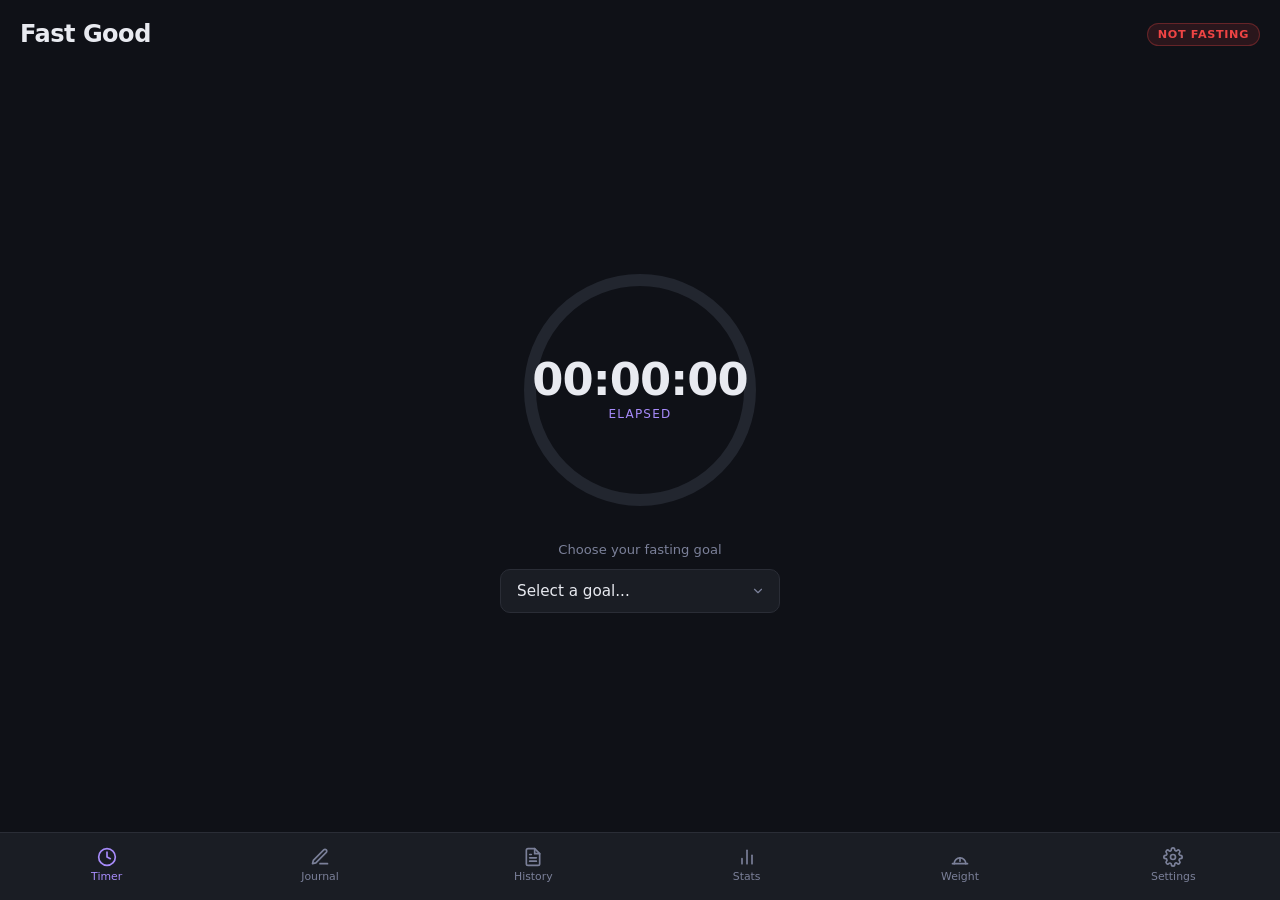
<file: index.html>
<!DOCTYPE html>
<html lang="en">
<head>
  <meta charset="UTF-8">
  <meta name="viewport" content="width=device-width, initial-scale=1.0, viewport-fit=cover">
  <meta name="theme-color" content="#0f1117">
  <meta name="apple-mobile-web-app-capable" content="yes">
  <meta name="apple-mobile-web-app-status-bar-style" content="black-translucent">
  <meta name="apple-mobile-web-app-title" content="Fast Good">
  <link rel="icon" href="icon.svg" type="image/svg+xml">
  <link rel="apple-touch-icon" href="icon.svg">
  <link rel="manifest" href="manifest.json">
  <title>Fast Good</title>
  <link rel="stylesheet" href="app.css">
</head>
<body>
  <div id="app">

    <!-- Timer View -->
    <div id="view-timer" class="view active">
      <header class="view-header">
        <h1>Fast Good</h1>
        <span id="fast-status" class="status-badge">Not fasting</span>
      </header>
      <main class="timer-main">
        <div class="ring-container">
          <svg class="ring" viewBox="0 0 260 260" aria-hidden="true">
            <circle class="ring-track" cx="130" cy="130" r="110"/>
            <circle id="ring-progress" class="ring-progress" cx="130" cy="130" r="110"
                    transform="rotate(-90 130 130)"/>
          </svg>
          <div class="ring-center">
            <div id="elapsed-time" class="elapsed-time">00:00:00</div>
            <div class="time-label">elapsed</div>
          </div>
        </div>

        <div id="goal-info" class="goal-info hidden">
          <button id="goal-label" class="goal-pill" title="Tap to change goal">Goal: 16h &#9998;</button>
          <span id="time-remaining"></span>
        </div>

        <div id="goal-select" class="goal-select hidden">
          <p class="goal-select-prompt">Choose your fasting goal</p>
          <select id="goal-select-dropdown" class="goal-dropdown">
            <option value="" disabled selected>Select a goal...</option>
            <option value="12">12 hours</option>
            <option value="14">14 hours</option>
            <option value="16">16 hours</option>
            <option value="18">18 hours</option>
            <option value="20">20 hours</option>
            <option value="24">1 day (24h)</option>
            <option value="36">36 hours</option>
            <option value="48">2 days (48h)</option>
            <option value="72">3 days (72h)</option>
            <option value="96">4 days (96h)</option>
            <option value="120">5 days (120h)</option>
            <option value="custom">Custom...</option>
          </select>
          <div id="goal-select-custom-row" class="custom-goal hidden">
            <label for="goal-select-custom">Hours</label>
            <input type="number" id="goal-select-custom" min="1" max="240" placeholder="hours">
            <button id="goal-select-btn" class="preset-btn">Set</button>
          </div>
        </div>

        <button id="fast-toggle" class="fast-btn">Start Fast</button>
        <button id="backdate-btn" class="backdate-link">Started earlier?</button>

        <div id="fast-since" class="fast-since hidden"></div>
      </main>
    </div>

    <!-- Journal View -->
    <div id="view-journal" class="view">
      <header class="view-header">
        <h1>Journal</h1>
      </header>
      <main class="journal-main">
        <div class="note-composer">
          <textarea id="note-input" placeholder="Write a note… (Ctrl+Enter to save)" rows="3"></textarea>
          <button id="note-add-btn" class="note-add-btn">Add Note</button>
        </div>
        <div id="notes-list" class="notes-list"></div>
        <div id="notes-empty" class="empty-state hidden">
          <p>No notes yet.</p>
        </div>
      </main>
    </div>

    <!-- History View -->
    <div id="view-history" class="view">
      <header class="view-header">
        <h1>History</h1>
      </header>
      <main class="history-main">
        <div id="history-list" class="history-list"></div>
        <div id="history-empty" class="empty-state hidden">
          <p>No fasts recorded yet.</p>
        </div>
      </main>
    </div>

    <!-- Stats View -->
    <div id="view-stats" class="view">
      <header class="view-header">
        <h1>Stats</h1>
      </header>
      <main class="stats-main">
        <div id="stats-grid" class="stats-grid"></div>
        <div id="stats-empty" class="empty-state hidden">
          <p>Complete a fast to see stats.</p>
        </div>
      </main>
    </div>

    <!-- Weight View -->
    <div id="view-weight" class="view">
      <header class="view-header">
        <h1>Weight</h1>
        <div class="unit-toggle">
          <button class="unit-btn" data-unit="lbs">lbs</button>
          <button class="unit-btn" data-unit="kg">kg</button>
        </div>
      </header>
      <main class="weight-main">
        <div id="weight-summary"></div>
        <div class="weight-log-form">
          <input type="number" id="weight-input" step="0.1" min="0" max="999" placeholder="Weight">
          <input type="date" id="weight-date" class="weight-date-input">
          <button id="weight-log-btn" class="weight-log-btn">Log</button>
        </div>
        <div id="weight-list" class="weight-list"></div>
        <div id="weight-empty" class="empty-state hidden">
          <p>No weight entries yet.</p>
        </div>
      </main>
    </div>

    <!-- Settings View -->
    <div id="view-settings" class="view">
      <header class="view-header">
        <h1>Settings</h1>
      </header>
      <main class="settings-main">
        <section class="settings-section">
          <h2>Default Goal (new fasts)</h2>
          <div id="goal-presets" class="goal-presets"></div>
          <div class="custom-goal">
            <label for="custom-hours">Custom</label>
            <input type="number" id="custom-hours" min="1" max="240" placeholder="hours">
            <button id="custom-goal-btn" class="preset-btn">Set</button>
          </div>
        </section>

        <section class="settings-section">
          <h2>Data</h2>
          <button id="export-btn" class="settings-btn">Export data as JSON</button>
          <button id="import-btn" class="settings-btn">Import from JSON</button>
          <input type="file" id="import-file" accept=".json" class="hidden">
        </section>

        <section class="settings-section">
          <h2 class="danger-heading">Danger Zone</h2>
          <button id="clear-btn" class="settings-btn danger">Clear all data</button>
        </section>
      </main>
    </div>

  </div>

  <!-- Bottom Nav -->
  <nav class="bottom-nav">
    <button class="nav-btn active" data-view="timer" aria-label="Timer">
      <svg viewBox="0 0 24 24" fill="none" stroke="currentColor" stroke-width="2" stroke-linecap="round" stroke-linejoin="round">
        <circle cx="12" cy="12" r="10"/>
        <polyline points="12 6 12 12 16 14"/>
      </svg>
      <span>Timer</span>
    </button>
    <button class="nav-btn" data-view="journal" aria-label="Journal">
      <svg viewBox="0 0 24 24" fill="none" stroke="currentColor" stroke-width="2" stroke-linecap="round" stroke-linejoin="round">
        <path d="M12 20h9"/>
        <path d="M16.5 3.5a2.121 2.121 0 0 1 3 3L7 19l-4 1 1-4L16.5 3.5z"/>
      </svg>
      <span>Journal</span>
    </button>
    <button class="nav-btn" data-view="history" aria-label="History">
      <svg viewBox="0 0 24 24" fill="none" stroke="currentColor" stroke-width="2" stroke-linecap="round" stroke-linejoin="round">
        <path d="M14 2H6a2 2 0 0 0-2 2v16a2 2 0 0 0 2 2h12a2 2 0 0 0 2-2V8z"/>
        <polyline points="14 2 14 8 20 8"/>
        <line x1="16" y1="13" x2="8" y2="13"/>
        <line x1="16" y1="17" x2="8" y2="17"/>
        <line x1="10" y1="9" x2="8" y2="9"/>
      </svg>
      <span>History</span>
    </button>
    <button class="nav-btn" data-view="stats" aria-label="Stats">
      <svg viewBox="0 0 24 24" fill="none" stroke="currentColor" stroke-width="2" stroke-linecap="round" stroke-linejoin="round">
        <line x1="18" y1="20" x2="18" y2="10"/>
        <line x1="12" y1="20" x2="12" y2="4"/>
        <line x1="6" y1="20" x2="6" y2="14"/>
      </svg>
      <span>Stats</span>
    </button>
    <button class="nav-btn" data-view="weight" aria-label="Weight">
      <svg viewBox="0 0 24 24" fill="none" stroke="currentColor" stroke-width="2" stroke-linecap="round" stroke-linejoin="round">
        <path d="M3 20h18"/>
        <path d="M5 20a7 7 0 0 1 14 0"/>
        <path d="M12 13v4"/>
      </svg>
      <span>Weight</span>
    </button>
    <button class="nav-btn" data-view="settings" aria-label="Settings">
      <svg viewBox="0 0 24 24" fill="none" stroke="currentColor" stroke-width="2" stroke-linecap="round" stroke-linejoin="round">
        <circle cx="12" cy="12" r="3"/>
        <path d="M19.4 15a1.65 1.65 0 0 0 .33 1.82l.06.06a2 2 0 0 1-2.83 2.83l-.06-.06a1.65 1.65 0 0 0-1.82-.33 1.65 1.65 0 0 0-1 1.51V21a2 2 0 0 1-4 0v-.09A1.65 1.65 0 0 0 9 19.4a1.65 1.65 0 0 0-1.82.33l-.06.06a2 2 0 0 1-2.83-2.83l.06-.06A1.65 1.65 0 0 0 4.68 15a1.65 1.65 0 0 0-1.51-1H3a2 2 0 0 1 0-4h.09A1.65 1.65 0 0 0 4.6 9a1.65 1.65 0 0 0-.33-1.82l-.06-.06a2 2 0 0 1 2.83-2.83l.06.06A1.65 1.65 0 0 0 9 4.68a1.65 1.65 0 0 0 1-1.51V3a2 2 0 0 1 4 0v.09a1.65 1.65 0 0 0 1 1.51 1.65 1.65 0 0 0 1.82-.33l.06-.06a2 2 0 0 1 2.83 2.83l-.06.06A1.65 1.65 0 0 0 19.4 9a1.65 1.65 0 0 0 1.51 1H21a2 2 0 0 1 0 4h-.09a1.65 1.65 0 0 0-1.51 1z"/>
      </svg>
      <span>Settings</span>
    </button>
  </nav>

  <!-- Change Goal Modal -->
  <div id="modal-goal" class="modal-overlay hidden">
    <div class="modal">
      <h2>Change goal</h2>
      <p>Updates the target for your current fast.</p>
      <div id="goal-modal-presets" class="goal-presets"></div>
      <div class="custom-goal" style="margin-top:4px">
        <label for="goal-modal-custom">Custom</label>
        <input type="number" id="goal-modal-custom" min="1" max="240" placeholder="hours">
        <button id="goal-modal-set" class="preset-btn">Set</button>
      </div>
      <div class="modal-actions" style="margin-top:20px">
        <button id="goal-modal-cancel" class="modal-btn secondary">Cancel</button>
      </div>
    </div>
  </div>

  <!-- Backdate Modal -->
  <div id="modal-backdate" class="modal-overlay hidden">
    <div class="modal">
      <h2>When did you start?</h2>
      <p>Set the time your fast actually began.</p>
      <input type="datetime-local" id="backdate-input" class="datetime-input">
      <div class="modal-actions" style="margin-top:20px">
        <button id="backdate-cancel" class="modal-btn secondary">Cancel</button>
        <button id="backdate-confirm" class="modal-btn primary">Start Fast</button>
      </div>
    </div>
  </div>

  <!-- Edit Fast Modal -->
  <div id="modal-edit-fast" class="modal-overlay hidden">
    <div class="modal">
      <h2>Edit fast</h2>
      <div class="edit-fast-fields">
        <label for="edit-start">Started</label>
        <input type="datetime-local" id="edit-start" class="datetime-input">
        <label for="edit-end">Ended</label>
        <input type="datetime-local" id="edit-end" class="datetime-input">
        <label for="edit-goal">Goal</label>
        <select id="edit-goal" class="goal-dropdown">
          <option value="12">12 hours</option>
          <option value="14">14 hours</option>
          <option value="16">16 hours</option>
          <option value="18">18 hours</option>
          <option value="20">20 hours</option>
          <option value="24">1 day (24h)</option>
          <option value="36">36 hours</option>
          <option value="48">2 days (48h)</option>
          <option value="72">3 days (72h)</option>
          <option value="96">4 days (96h)</option>
          <option value="120">5 days (120h)</option>
          <option value="custom">Custom...</option>
        </select>
        <div id="edit-goal-custom-row" class="hidden">
          <input type="number" id="edit-goal-custom" class="datetime-input" min="1" max="240" placeholder="Custom hours">
        </div>
      </div>
      <div class="modal-actions" style="margin-top:20px">
        <button id="edit-fast-cancel" class="modal-btn secondary">Cancel</button>
        <button id="edit-fast-confirm" class="modal-btn primary">Save</button>
      </div>
    </div>
  </div>

  <!-- End Fast Modal -->
  <div id="modal-overlay" class="modal-overlay hidden">
    <div class="modal">
      <h2>End fast?</h2>
      <p id="modal-body"></p>
      <div class="modal-actions">
        <button id="modal-cancel" class="modal-btn secondary">Cancel</button>
        <button id="modal-confirm" class="modal-btn primary">End Fast</button>
      </div>
    </div>
  </div>

  <script src="app.js"></script>
</body>
</html>
</file>
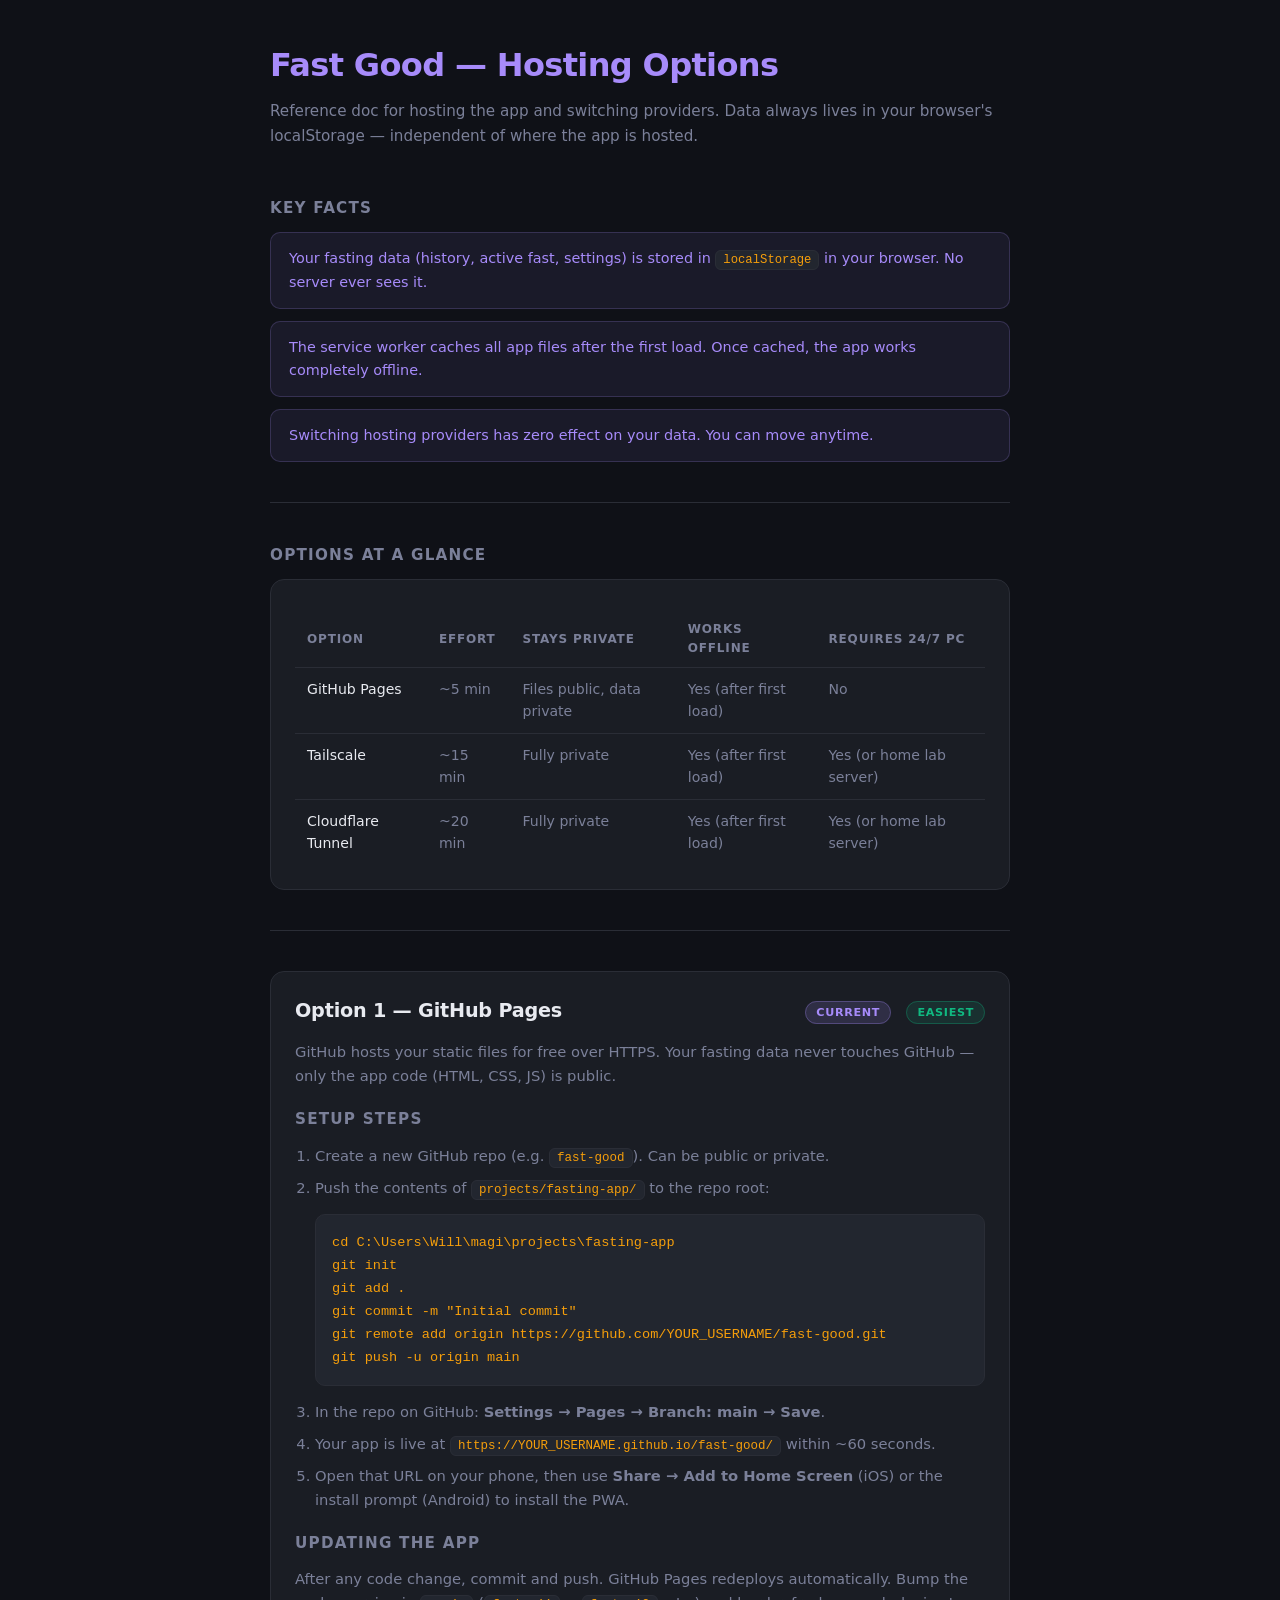
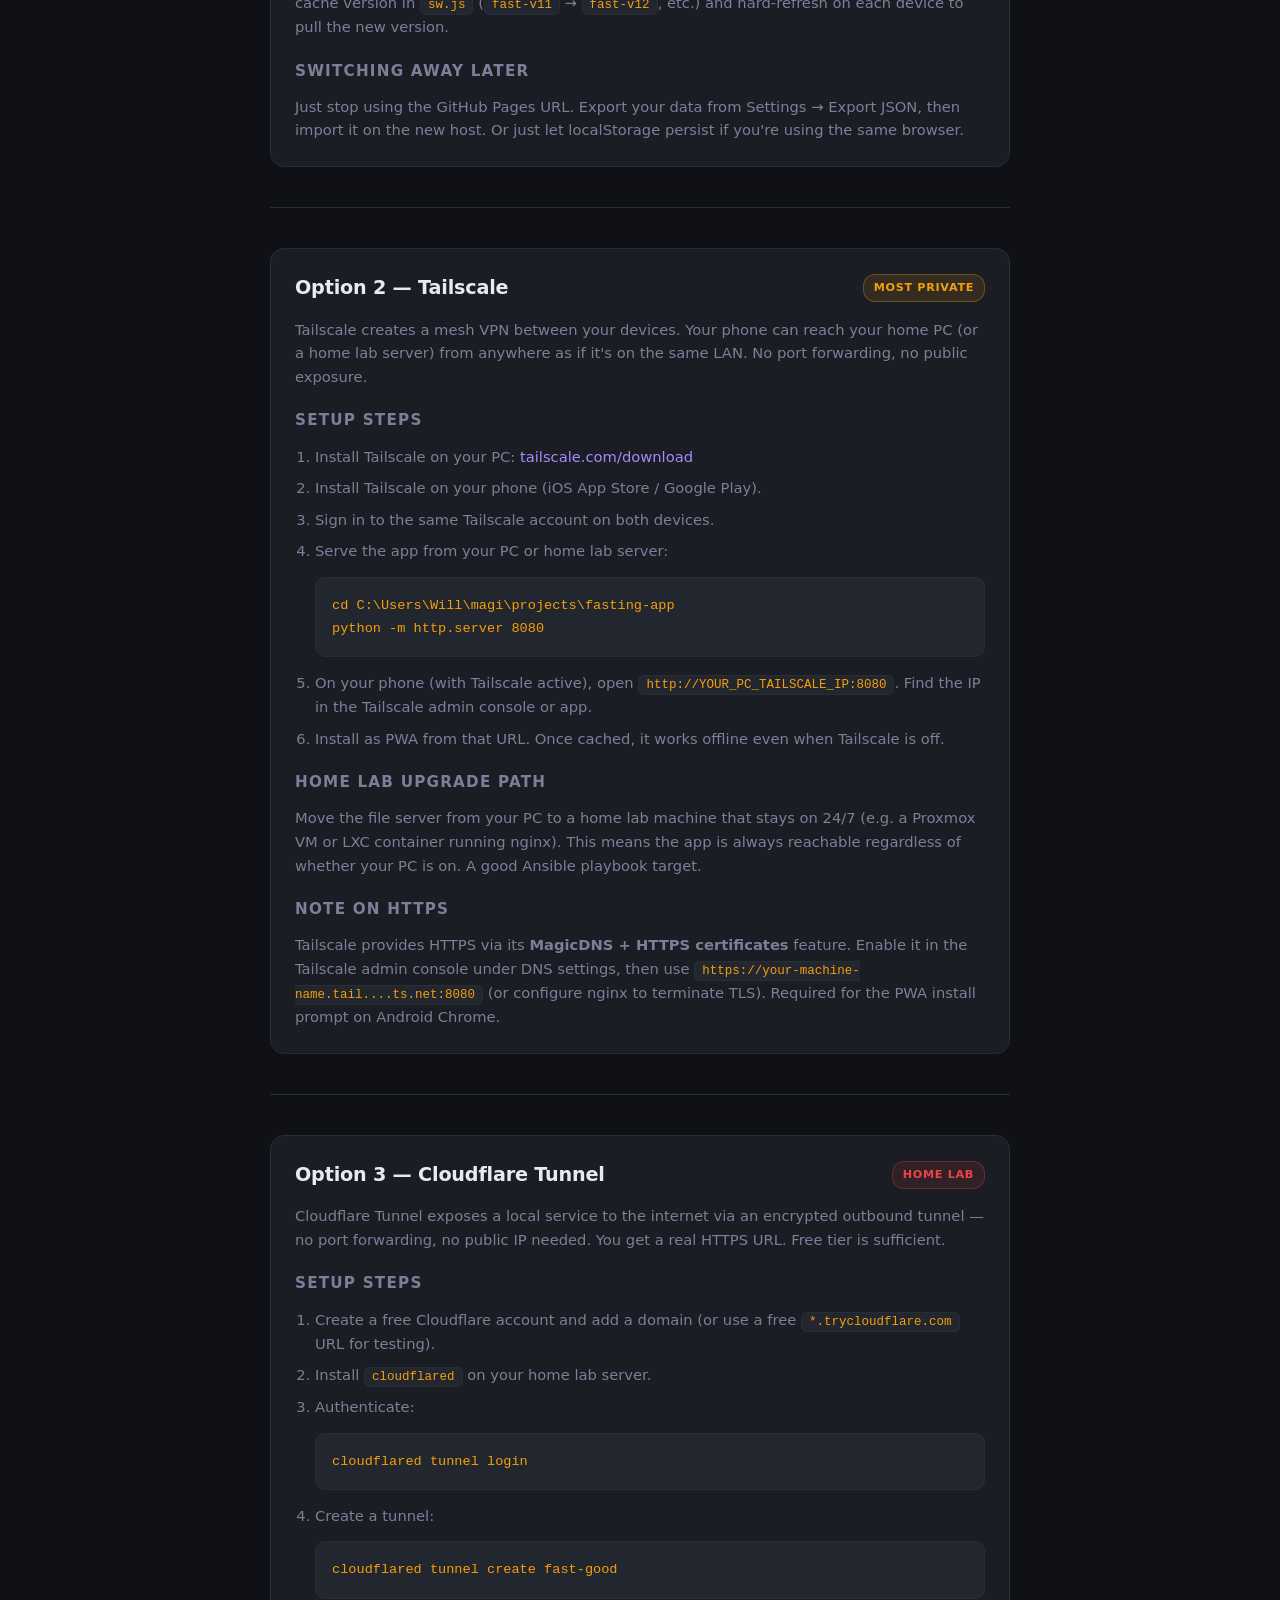
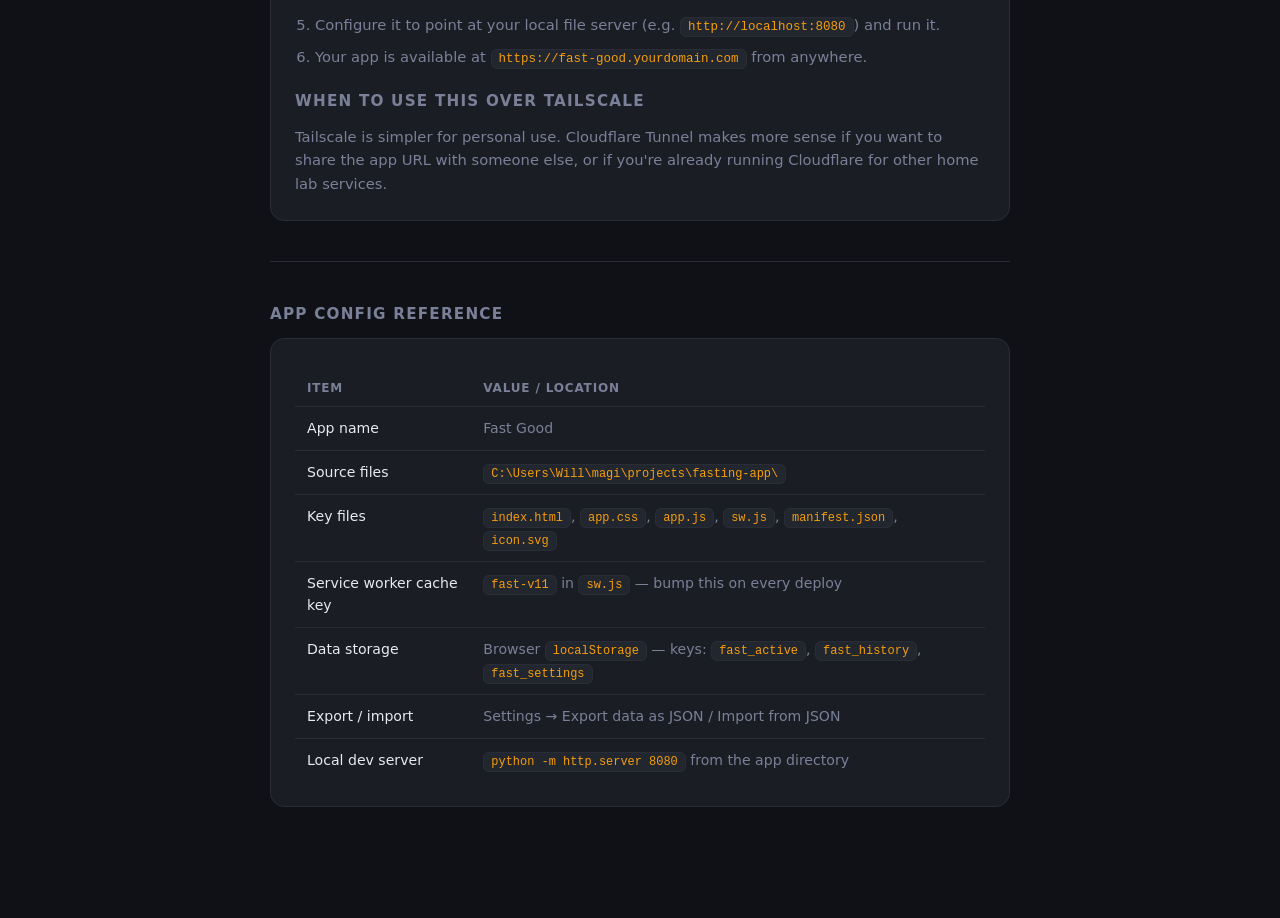
<file: hosting-options.html>
<!DOCTYPE html>
<html lang="en">
<head>
  <meta charset="UTF-8">
  <meta name="viewport" content="width=device-width, initial-scale=1.0">
  <title>Fast Good — Hosting Options</title>
  <style>
    *, *::before, *::after { box-sizing: border-box; margin: 0; padding: 0; }

    :root {
      --bg:         #0f1117;
      --surface:    #1a1d24;
      --surface-2:  #22262f;
      --border:     #2a2d36;
      --text:       #e8eaf0;
      --text-muted: #7b8099;
      --accent:     #f59e0b;
      --success:    #10b981;
      --purple:     #a78bfa;
      --danger:     #ef4444;
    }

    body {
      font-family: -apple-system, BlinkMacSystemFont, 'Segoe UI', system-ui, sans-serif;
      background: var(--bg);
      color: var(--text);
      line-height: 1.6;
      padding: 40px 20px 80px;
      max-width: 780px;
      margin: 0 auto;
      -webkit-font-smoothing: antialiased;
    }

    header { margin-bottom: 48px; }

    header h1 {
      font-size: 2rem;
      font-weight: 700;
      letter-spacing: -0.02em;
      color: var(--purple);
    }

    header p {
      color: var(--text-muted);
      margin-top: 8px;
      font-size: 0.95rem;
    }

    h2 {
      font-size: 1.2rem;
      font-weight: 700;
      margin-bottom: 16px;
      letter-spacing: -0.01em;
    }

    h3 {
      font-size: 0.95rem;
      font-weight: 600;
      color: var(--text-muted);
      text-transform: uppercase;
      letter-spacing: 0.08em;
      margin-bottom: 12px;
    }

    section { margin-bottom: 40px; }

    .card {
      background: var(--surface);
      border: 1px solid var(--border);
      border-radius: 14px;
      padding: 24px;
      margin-bottom: 16px;
    }

    .card-header {
      display: flex;
      align-items: center;
      justify-content: space-between;
      margin-bottom: 14px;
    }

    .card-header h2 { margin-bottom: 0; }

    .badge {
      font-size: 0.7rem;
      font-weight: 700;
      padding: 4px 10px;
      border-radius: 12px;
      text-transform: uppercase;
      letter-spacing: 0.06em;
    }

    .badge.current  { background: rgba(167,139,250,.15); color: var(--purple);  border: 1px solid rgba(167,139,250,.3); }
    .badge.easy     { background: rgba(16,185,129,.12);  color: var(--success); border: 1px solid rgba(16,185,129,.3); }
    .badge.private  { background: rgba(245,158,11,.12);  color: var(--accent);  border: 1px solid rgba(245,158,11,.3); }
    .badge.advanced { background: rgba(239,68,68,.1);    color: var(--danger);  border: 1px solid rgba(239,68,68,.3); }

    p { color: var(--text-muted); font-size: 0.92rem; margin-bottom: 12px; }
    p:last-child { margin-bottom: 0; }

    ol, ul {
      padding-left: 20px;
      color: var(--text-muted);
      font-size: 0.92rem;
    }

    li { margin-bottom: 8px; }

    code {
      font-family: 'SF Mono', 'Fira Code', 'Cascadia Code', monospace;
      background: var(--surface-2);
      border: 1px solid var(--border);
      border-radius: 6px;
      padding: 2px 7px;
      font-size: 0.85em;
      color: var(--accent);
    }

    pre {
      background: var(--surface-2);
      border: 1px solid var(--border);
      border-radius: 10px;
      padding: 16px;
      font-family: 'SF Mono', 'Fira Code', 'Cascadia Code', monospace;
      font-size: 0.85rem;
      color: var(--accent);
      overflow-x: auto;
      margin: 14px 0;
      line-height: 1.7;
    }

    .divider {
      border: none;
      border-top: 1px solid var(--border);
      margin: 40px 0;
    }

    .key-fact {
      background: rgba(167,139,250,.08);
      border: 1px solid rgba(167,139,250,.2);
      border-radius: 10px;
      padding: 14px 18px;
      font-size: 0.9rem;
      color: var(--purple);
      margin-bottom: 12px;
    }

    table {
      width: 100%;
      border-collapse: collapse;
      font-size: 0.88rem;
      margin-top: 8px;
    }

    th {
      text-align: left;
      color: var(--text-muted);
      font-weight: 600;
      font-size: 0.75rem;
      text-transform: uppercase;
      letter-spacing: 0.07em;
      padding: 8px 12px;
      border-bottom: 1px solid var(--border);
    }

    td {
      padding: 10px 12px;
      border-bottom: 1px solid var(--border);
      color: var(--text-muted);
      vertical-align: top;
    }

    td:first-child { color: var(--text); font-weight: 500; }
    tr:last-child td { border-bottom: none; }

    a { color: var(--purple); text-decoration: none; }
    a:hover { text-decoration: underline; }
  </style>
</head>
<body>

  <header>
    <h1>Fast Good — Hosting Options</h1>
    <p>Reference doc for hosting the app and switching providers. Data always lives in your browser's localStorage — independent of where the app is hosted.</p>
  </header>

  <!-- Key facts -->
  <section>
    <h3>Key Facts</h3>
    <div class="key-fact">Your fasting data (history, active fast, settings) is stored in <code>localStorage</code> in your browser. No server ever sees it.</div>
    <div class="key-fact">The service worker caches all app files after the first load. Once cached, the app works completely offline.</div>
    <div class="key-fact">Switching hosting providers has zero effect on your data. You can move anytime.</div>
  </section>

  <hr class="divider">

  <!-- Comparison -->
  <section>
    <h3>Options at a Glance</h3>
    <div class="card">
      <table>
        <thead>
          <tr>
            <th>Option</th>
            <th>Effort</th>
            <th>Stays Private</th>
            <th>Works Offline</th>
            <th>Requires 24/7 PC</th>
          </tr>
        </thead>
        <tbody>
          <tr>
            <td>GitHub Pages</td>
            <td>~5 min</td>
            <td>Files public, data private</td>
            <td>Yes (after first load)</td>
            <td>No</td>
          </tr>
          <tr>
            <td>Tailscale</td>
            <td>~15 min</td>
            <td>Fully private</td>
            <td>Yes (after first load)</td>
            <td>Yes (or home lab server)</td>
          </tr>
          <tr>
            <td>Cloudflare Tunnel</td>
            <td>~20 min</td>
            <td>Fully private</td>
            <td>Yes (after first load)</td>
            <td>Yes (or home lab server)</td>
          </tr>
        </tbody>
      </table>
    </div>
  </section>

  <hr class="divider">

  <!-- GitHub Pages -->
  <section>
    <div class="card">
      <div class="card-header">
        <h2>Option 1 — GitHub Pages</h2>
        <div>
          <span class="badge current">Current</span>
          &nbsp;
          <span class="badge easy">Easiest</span>
        </div>
      </div>
      <p>GitHub hosts your static files for free over HTTPS. Your fasting data never touches GitHub — only the app code (HTML, CSS, JS) is public.</p>

      <h3 style="margin-top:20px">Setup Steps</h3>
      <ol>
        <li>Create a new GitHub repo (e.g. <code>fast-good</code>). Can be public or private.</li>
        <li>Push the contents of <code>projects/fasting-app/</code> to the repo root:
          <pre>cd C:\Users\Will\magi\projects\fasting-app
git init
git add .
git commit -m "Initial commit"
git remote add origin https://github.com/YOUR_USERNAME/fast-good.git
git push -u origin main</pre>
        </li>
        <li>In the repo on GitHub: <strong>Settings → Pages → Branch: main → Save</strong>.</li>
        <li>Your app is live at <code>https://YOUR_USERNAME.github.io/fast-good/</code> within ~60 seconds.</li>
        <li>Open that URL on your phone, then use <strong>Share → Add to Home Screen</strong> (iOS) or the install prompt (Android) to install the PWA.</li>
      </ol>

      <h3 style="margin-top:20px">Updating the App</h3>
      <p>After any code change, commit and push. GitHub Pages redeploys automatically. Bump the cache version in <code>sw.js</code> (<code>fast-v11</code> → <code>fast-v12</code>, etc.) and hard-refresh on each device to pull the new version.</p>

      <h3 style="margin-top:20px">Switching Away Later</h3>
      <p>Just stop using the GitHub Pages URL. Export your data from Settings → Export JSON, then import it on the new host. Or just let localStorage persist if you're using the same browser.</p>
    </div>
  </section>

  <hr class="divider">

  <!-- Tailscale -->
  <section>
    <div class="card">
      <div class="card-header">
        <h2>Option 2 — Tailscale</h2>
        <span class="badge private">Most Private</span>
      </div>
      <p>Tailscale creates a mesh VPN between your devices. Your phone can reach your home PC (or a home lab server) from anywhere as if it's on the same LAN. No port forwarding, no public exposure.</p>

      <h3 style="margin-top:20px">Setup Steps</h3>
      <ol>
        <li>Install Tailscale on your PC: <a href="https://tailscale.com/download" target="_blank">tailscale.com/download</a></li>
        <li>Install Tailscale on your phone (iOS App Store / Google Play).</li>
        <li>Sign in to the same Tailscale account on both devices.</li>
        <li>Serve the app from your PC or home lab server:
          <pre>cd C:\Users\Will\magi\projects\fasting-app
python -m http.server 8080</pre>
        </li>
        <li>On your phone (with Tailscale active), open <code>http://YOUR_PC_TAILSCALE_IP:8080</code>. Find the IP in the Tailscale admin console or app.</li>
        <li>Install as PWA from that URL. Once cached, it works offline even when Tailscale is off.</li>
      </ol>

      <h3 style="margin-top:20px">Home Lab Upgrade Path</h3>
      <p>Move the file server from your PC to a home lab machine that stays on 24/7 (e.g. a Proxmox VM or LXC container running nginx). This means the app is always reachable regardless of whether your PC is on. A good Ansible playbook target.</p>

      <h3 style="margin-top:20px">Note on HTTPS</h3>
      <p>Tailscale provides HTTPS via its <strong>MagicDNS + HTTPS certificates</strong> feature. Enable it in the Tailscale admin console under DNS settings, then use <code>https://your-machine-name.tail....ts.net:8080</code> (or configure nginx to terminate TLS). Required for the PWA install prompt on Android Chrome.</p>
    </div>
  </section>

  <hr class="divider">

  <!-- Cloudflare Tunnel -->
  <section>
    <div class="card">
      <div class="card-header">
        <h2>Option 3 — Cloudflare Tunnel</h2>
        <span class="badge advanced">Home Lab</span>
      </div>
      <p>Cloudflare Tunnel exposes a local service to the internet via an encrypted outbound tunnel — no port forwarding, no public IP needed. You get a real HTTPS URL. Free tier is sufficient.</p>

      <h3 style="margin-top:20px">Setup Steps</h3>
      <ol>
        <li>Create a free Cloudflare account and add a domain (or use a free <code>*.trycloudflare.com</code> URL for testing).</li>
        <li>Install <code>cloudflared</code> on your home lab server.</li>
        <li>Authenticate: <pre>cloudflared tunnel login</pre></li>
        <li>Create a tunnel:
          <pre>cloudflared tunnel create fast-good</pre>
        </li>
        <li>Configure it to point at your local file server (e.g. <code>http://localhost:8080</code>) and run it.</li>
        <li>Your app is available at <code>https://fast-good.yourdomain.com</code> from anywhere.</li>
      </ol>

      <h3 style="margin-top:20px">When to Use This Over Tailscale</h3>
      <p>Tailscale is simpler for personal use. Cloudflare Tunnel makes more sense if you want to share the app URL with someone else, or if you're already running Cloudflare for other home lab services.</p>
    </div>
  </section>

  <hr class="divider">

  <!-- App config reference -->
  <section>
    <h3>App Config Reference</h3>
    <div class="card">
      <table>
        <thead>
          <tr><th>Item</th><th>Value / Location</th></tr>
        </thead>
        <tbody>
          <tr><td>App name</td><td>Fast Good</td></tr>
          <tr><td>Source files</td><td><code>C:\Users\Will\magi\projects\fasting-app\</code></td></tr>
          <tr><td>Key files</td><td><code>index.html</code>, <code>app.css</code>, <code>app.js</code>, <code>sw.js</code>, <code>manifest.json</code>, <code>icon.svg</code></td></tr>
          <tr><td>Service worker cache key</td><td><code>fast-v11</code> in <code>sw.js</code> — bump this on every deploy</td></tr>
          <tr><td>Data storage</td><td>Browser <code>localStorage</code> — keys: <code>fast_active</code>, <code>fast_history</code>, <code>fast_settings</code></td></tr>
          <tr><td>Export / import</td><td>Settings → Export data as JSON / Import from JSON</td></tr>
          <tr><td>Local dev server</td><td><code>python -m http.server 8080</code> from the app directory</td></tr>
        </tbody>
      </table>
    </div>
  </section>

</body>
</html>
</file>
<file: app.css>
*, *::before, *::after {
  box-sizing: border-box;
  margin: 0;
  padding: 0;
}

:root {
  --bg:         #0f1117;
  --surface:    #1a1d24;
  --surface-2:  #22262f;
  --border:     #2a2d36;
  --text:       #e8eaf0;
  --text-muted: #7b8099;
  --accent:     #f59e0b;
  --accent-dim: #d97706;
  --success:    #10b981;
  --danger:     #ef4444;
  --nav-h:      68px;
  --safe-b:     env(safe-area-inset-bottom, 0px);
}

html, body {
  height: 100%;
}

body {
  font-family: -apple-system, BlinkMacSystemFont, 'Segoe UI', system-ui, sans-serif;
  background: var(--bg);
  color: var(--text);
  -webkit-font-smoothing: antialiased;
  overflow: hidden;
}

/* ── App shell ── */
#app {
  height: calc(100dvh - var(--nav-h) - var(--safe-b));
  overflow: hidden;
}

/* ── Views ── */
.view {
  display: none;
  flex-direction: column;
  height: 100%;
  overflow-y: auto;
  -webkit-overflow-scrolling: touch;
}

.view.active {
  display: flex;
}

.view-header {
  display: flex;
  align-items: center;
  justify-content: space-between;
  padding: 20px 20px 0;
  flex-shrink: 0;
}

.view-header h1 {
  font-size: 1.5rem;
  font-weight: 700;
  letter-spacing: -0.02em;
}

/* ── Timer view ── */
.timer-main {
  flex: 1;
  display: flex;
  flex-direction: column;
  align-items: center;
  justify-content: center;
  padding: 24px 20px 32px;
  gap: 22px;
  min-height: 0;
}

/* Ring */
.ring-container {
  position: relative;
  width: min(260px, 65vw, 55vh);
  height: min(260px, 65vw, 55vh);
  flex-shrink: 0;
}

.ring {
  width: 100%;
  height: 100%;
}

.ring-track {
  fill: none;
  stroke: var(--surface-2);
  stroke-width: 12;
}

.ring-progress {
  fill: none;
  stroke: var(--surface-2);
  stroke-width: 12;
  stroke-linecap: round;
  stroke-dasharray: 691.15;
  stroke-dashoffset: 691.15;
  transition: stroke-dashoffset 1s linear, stroke 0.5s ease;
}

.ring-progress.fasting   { stroke: var(--accent); }
.ring-progress.goal-met  { stroke: var(--success); }

.ring-center {
  position: absolute;
  inset: 0;
  display: flex;
  flex-direction: column;
  align-items: center;
  justify-content: center;
}

.elapsed-time {
  font-size: clamp(1.8rem, 7vw, 2.8rem);
  font-weight: 700;
  font-variant-numeric: tabular-nums;
  letter-spacing: -0.02em;
  line-height: 1;
}

.time-label {
  font-size: 0.75rem;
  color: #a78bfa;
  text-transform: uppercase;
  letter-spacing: 0.1em;
  margin-top: 5px;
}

/* Goal selector (pre-fast, shown when no goal is set) */
.goal-select {
  display: flex;
  flex-direction: column;
  align-items: center;
  gap: 12px;
  width: 100%;
  max-width: 340px;
}

.goal-select-prompt {
  font-size: 0.82rem;
  color: var(--text-muted);
}

.goal-select .custom-goal {
  justify-content: center;
}

.goal-dropdown {
  width: 100%;
  max-width: 280px;
  padding: 12px 40px 12px 16px;
  background: var(--surface);
  border: 1px solid var(--border);
  border-radius: 10px;
  color: var(--text);
  font-size: 0.95rem;
  font-family: inherit;
  outline: none;
  cursor: pointer;
  transition: border-color 0.15s;
  color-scheme: dark;
  appearance: none;
  -webkit-appearance: none;
  background-image: url("data:image/svg+xml,%3Csvg xmlns='http://www.w3.org/2000/svg' width='14' height='14' viewBox='0 0 24 24' fill='none' stroke='%237b8099' stroke-width='2' stroke-linecap='round' stroke-linejoin='round'%3E%3Cpolyline points='6 9 12 15 18 9'/%3E%3C/svg%3E");
  background-repeat: no-repeat;
  background-position: right 14px center;
}

.goal-dropdown:focus { border-color: var(--accent); }

.edit-btn {
  background: none;
  border: none;
  color: var(--text-muted);
  cursor: pointer;
  padding: 6px;
  border-radius: 6px;
  line-height: 0;
  transition: color 0.15s;
  -webkit-tap-highlight-color: transparent;
  flex-shrink: 0;
}

.edit-btn:hover { color: #a78bfa; }

.edit-fast-fields {
  display: flex;
  flex-direction: column;
  gap: 8px;
  margin-bottom: 4px;
}

.edit-fast-fields label {
  font-size: 0.72rem;
  font-weight: 600;
  color: var(--text-muted);
  text-transform: uppercase;
  letter-spacing: 0.07em;
  margin-top: 6px;
}

.edit-fast-fields label:first-child { margin-top: 0; }

#edit-goal-custom-row { margin-top: 4px; }

/* Goal info pills */
.goal-info {
  display: flex;
  gap: 10px;
  flex-wrap: wrap;
  justify-content: center;
}

#time-remaining:empty { display: none; }

.goal-info span,
.goal-pill {
  background: var(--surface);
  border: 1px solid #a78bfa;
  border-radius: 20px;
  padding: 6px 14px;
  font-size: 0.85rem;
  color: var(--text-muted);
  font-family: inherit;
}

.goal-pill {
  cursor: pointer;
  transition: border-color 0.15s, color 0.15s;
  -webkit-tap-highlight-color: transparent;
}

.goal-pill:hover {
  border-color: var(--accent);
  color: var(--accent);
}

/* Primary action button */
.fast-btn {
  width: 100%;
  max-width: 220px;
  padding: 18px;
  border: none;
  border-radius: 14px;
  font-size: 1.05rem;
  font-weight: 600;
  cursor: pointer;
  background: var(--accent);
  color: #000;
  transition: background 0.15s, transform 0.1s;
  -webkit-tap-highlight-color: transparent;
}

.fast-btn:active { transform: scale(0.97); }
.fast-btn:hover  { background: var(--accent-dim); }

.fast-btn.ending {
  background: #7f1d1d;
  color: #fecaca;
  border: none;
  max-width: 220px;
}

.fast-btn.ending:hover { background: #991b1b; }

/* Backdate link */
.backdate-link {
  background: none;
  border: none;
  color: #a78bfa;
  font-size: 0.82rem;
  font-weight: 700;
  font-family: inherit;
  cursor: pointer;
  text-decoration: underline;
  text-underline-offset: 3px;
  padding: 4px 8px;
  margin-top: -10px;
  transition: color 0.15s;
  -webkit-tap-highlight-color: transparent;
}

.backdate-link:hover { color: #8b5cf6; }

/* Datetime input in modal */
.datetime-input {
  display: block;
  width: 100%;
  padding: 11px 14px;
  background: var(--surface-2);
  border: 1px solid var(--border);
  border-radius: 10px;
  color: var(--text);
  font-size: 0.95rem;
  font-family: inherit;
  outline: none;
  transition: border-color 0.15s;
  color-scheme: dark;
}

.datetime-input:focus { border-color: var(--accent); }

/* Since label */
.fast-since {
  font-size: 0.82rem;
  color: #a78bfa;
  text-align: center;
}

/* Status badge */
.status-badge {
  font-size: 0.7rem;
  font-weight: 600;
  padding: 4px 10px;
  border-radius: 12px;
  background: rgba(239,68,68,.12);
  color: var(--danger);
  border: 1px solid rgba(239,68,68,.3);
  text-transform: uppercase;
  letter-spacing: 0.06em;
}

.status-badge.fasting  { background: rgba(16,185,129,.12); color: var(--success); border-color: rgba(16,185,129,.3); }
.status-badge.goal-met { background: rgba(16,185,129,.12); color: var(--success); border-color: rgba(16,185,129,.3); }

/* ── Journal view ── */
.journal-main {
  padding: 12px 16px 16px;
  flex: 1;
  display: flex;
  flex-direction: column;
}

.note-composer {
  display: flex;
  flex-direction: column;
  gap: 8px;
  margin-top: 12px;
  margin-bottom: 20px;
}

.note-composer textarea {
  width: 100%;
  padding: 12px 14px;
  background: var(--surface);
  border: 1px solid var(--border);
  border-radius: 10px;
  color: var(--text);
  font-size: 0.92rem;
  font-family: inherit;
  line-height: 1.5;
  resize: vertical;
  outline: none;
  transition: border-color 0.15s;
  color-scheme: dark;
}

.note-composer textarea:focus { border-color: #a78bfa; }
.note-composer textarea::placeholder { color: var(--text-muted); }

.note-add-btn {
  align-self: flex-end;
  padding: 10px 22px;
  background: #a78bfa;
  color: #0f1117;
  border: none;
  border-radius: 8px;
  font-size: 0.9rem;
  font-weight: 700;
  font-family: inherit;
  cursor: pointer;
  transition: background 0.15s;
  -webkit-tap-highlight-color: transparent;
}

.note-add-btn:hover { background: #8b5cf6; }

.notes-list {
  display: flex;
  flex-direction: column;
  gap: 10px;
}

.note-item {
  background: var(--surface);
  border: 1px solid var(--border);
  border-radius: 12px;
  padding: 14px 16px;
}

.note-header {
  display: flex;
  justify-content: space-between;
  align-items: center;
  margin-bottom: 8px;
}

.note-date {
  font-size: 0.75rem;
  color: #a78bfa;
}

.note-text {
  font-size: 0.92rem;
  line-height: 1.6;
  color: var(--text);
  white-space: pre-wrap;
  word-wrap: break-word;
}

/* ── History view ── */
.history-main {
  padding: 12px 16px 16px;
  flex: 1;
}

.history-list {
  display: flex;
  flex-direction: column;
  gap: 8px;
  margin-top: 12px;
}

.history-item {
  background: var(--surface);
  border: 1px solid var(--border);
  border-radius: 12px;
  padding: 14px 16px;
  display: flex;
  align-items: center;
  gap: 12px;
}

.goal-dot {
  width: 9px;
  height: 9px;
  border-radius: 50%;
  flex-shrink: 0;
  background: var(--border);
}

.goal-dot.met { background: var(--success); }

.item-info { flex: 1; min-width: 0; }

.item-duration {
  font-weight: 600;
  font-size: 1rem;
}

.item-meta {
  font-size: 0.78rem;
  color: var(--text-muted);
  margin-top: 3px;
}

.delete-btn {
  background: none;
  border: none;
  color: var(--text-muted);
  cursor: pointer;
  padding: 6px;
  border-radius: 6px;
  line-height: 0;
  transition: color 0.15s;
  -webkit-tap-highlight-color: transparent;
  flex-shrink: 0;
}

.delete-btn:hover { color: var(--danger); }

/* ── Stats view ── */
.stats-main {
  padding: 12px 16px 16px;
  flex: 1;
}

.stats-grid {
  display: grid;
  grid-template-columns: 1fr 1fr;
  gap: 10px;
  margin-top: 12px;
}

.stat-card {
  background: var(--surface);
  border: 1px solid var(--border);
  border-radius: 12px;
  padding: 18px 16px;
}

.stat-value {
  font-size: 1.9rem;
  font-weight: 700;
  letter-spacing: -0.02em;
  line-height: 1;
  font-variant-numeric: tabular-nums;
}

.stat-label {
  font-size: 0.72rem;
  color: var(--text-muted);
  text-transform: uppercase;
  letter-spacing: 0.07em;
  margin-top: 6px;
}

.stat-card.accent  .stat-value { color: var(--accent); }
.stat-card.success .stat-value { color: var(--success); }

/* ── Settings view ── */
.settings-main {
  padding: 16px 16px 24px;
  flex: 1;
  display: flex;
  flex-direction: column;
  gap: 28px;
}

.settings-section h2 {
  font-size: 0.72rem;
  font-weight: 600;
  text-transform: uppercase;
  letter-spacing: 0.1em;
  color: var(--text-muted);
  margin-bottom: 12px;
}

.danger-heading { color: rgba(239,68,68,.65) !important; }

.goal-presets {
  display: flex;
  flex-wrap: wrap;
  gap: 8px;
  margin-bottom: 12px;
}

.preset-btn {
  padding: 8px 16px;
  border-radius: 8px;
  border: 1px solid var(--border);
  background: var(--surface);
  color: var(--text);
  font-size: 0.9rem;
  font-family: inherit;
  cursor: pointer;
  transition: all 0.15s;
  -webkit-tap-highlight-color: transparent;
}

.preset-btn:hover:not(.active) { border-color: var(--text-muted); }

.preset-btn.active {
  border-color: var(--accent);
  background: rgba(245,158,11,.1);
  color: var(--accent);
}

.custom-goal {
  display: flex;
  align-items: center;
  gap: 8px;
}

.custom-goal label {
  font-size: 0.88rem;
  color: var(--text-muted);
  white-space: nowrap;
}

.custom-goal input {
  width: 90px;
  padding: 8px 12px;
  background: var(--surface);
  border: 1px solid var(--border);
  border-radius: 8px;
  color: var(--text);
  font-size: 0.9rem;
  font-family: inherit;
  outline: none;
  transition: border-color 0.15s;
}

.custom-goal input:focus { border-color: var(--accent); }
.custom-goal input::placeholder { color: var(--text-muted); }

.settings-btn {
  display: flex;
  align-items: center;
  width: 100%;
  padding: 14px 16px;
  border-radius: 10px;
  border: 1px solid var(--border);
  background: var(--surface);
  color: var(--text);
  font-size: 0.92rem;
  font-family: inherit;
  font-weight: 500;
  cursor: pointer;
  text-align: left;
  margin-bottom: 8px;
  transition: background 0.15s;
  -webkit-tap-highlight-color: transparent;
}

.settings-btn:hover  { background: var(--surface-2); }
.settings-btn:last-child { margin-bottom: 0; }

.settings-btn.danger {
  border-color: rgba(239,68,68,.3);
  color: var(--danger);
}

.settings-btn.danger:hover { background: rgba(239,68,68,.08); }

/* ── Bottom nav ── */
.bottom-nav {
  position: fixed;
  bottom: 0;
  left: 0;
  right: 0;
  height: calc(var(--nav-h) + var(--safe-b));
  background: var(--surface);
  border-top: 1px solid var(--border);
  display: flex;
  align-items: flex-start;
  padding-top: 8px;
  z-index: 100;
}

.nav-btn {
  flex: 1;
  display: flex;
  flex-direction: column;
  align-items: center;
  gap: 3px;
  padding: 6px 0;
  background: none;
  border: none;
  color: var(--text-muted);
  cursor: pointer;
  font-size: 0.68rem;
  font-family: inherit;
  transition: color 0.15s;
  -webkit-tap-highlight-color: transparent;
}

.nav-btn svg { width: 20px; height: 20px; }
.nav-btn.active { color: #a78bfa; }

/* ── Modal ── */
.modal-overlay {
  position: fixed;
  inset: 0;
  background: rgba(0,0,0,.72);
  display: flex;
  align-items: center;
  justify-content: center;
  padding: 20px;
  z-index: 200;
}

.modal {
  background: var(--surface);
  border: 1px solid var(--border);
  border-radius: 16px;
  padding: 28px 24px;
  width: 100%;
  max-width: 360px;
}

.modal h2 {
  font-size: 1.2rem;
  margin-bottom: 8px;
}

.modal p {
  color: var(--text-muted);
  font-size: 0.92rem;
  margin-bottom: 24px;
  line-height: 1.5;
}

.modal-actions {
  display: flex;
  gap: 10px;
}

.modal-btn {
  flex: 1;
  padding: 13px;
  border-radius: 10px;
  font-size: 0.95rem;
  font-weight: 600;
  font-family: inherit;
  cursor: pointer;
  border: none;
  transition: background 0.15s;
  -webkit-tap-highlight-color: transparent;
}

.modal-btn.secondary {
  background: var(--surface-2);
  color: var(--text);
}

.modal-btn.secondary:hover { background: var(--border); }

.modal-btn.primary {
  background: var(--accent);
  color: #000;
}

.modal-btn.primary:hover { background: var(--accent-dim); }

/* ── Weight view ── */
.weight-main {
  padding: 12px 16px 16px;
  flex: 1;
}

.unit-toggle {
  display: flex;
  gap: 4px;
  background: var(--surface-2);
  border: 1px solid var(--border);
  border-radius: 8px;
  padding: 3px;
}

.unit-btn {
  padding: 4px 12px;
  border: none;
  border-radius: 6px;
  background: none;
  color: var(--text-muted);
  font-size: 0.8rem;
  font-weight: 600;
  font-family: inherit;
  cursor: pointer;
  transition: all 0.15s;
  -webkit-tap-highlight-color: transparent;
}

.unit-btn.active {
  background: #a78bfa;
  color: #0f1117;
}

.weight-summary-grid {
  display: grid;
  grid-template-columns: 1fr 1fr 1fr;
  gap: 10px;
  margin-bottom: 16px;
}

.weight-summary-grid .stat-value {
  font-size: 1.4rem;
}

.stat-card.weight-lost .stat-value  { color: var(--success); }
.stat-card.weight-gained .stat-value { color: var(--danger); }

.weight-log-form {
  display: flex;
  gap: 8px;
  margin-bottom: 16px;
  align-items: center;
}

.weight-log-form input[type="number"] {
  width: 90px;
  padding: 10px 12px;
  background: var(--surface);
  border: 1px solid var(--border);
  border-radius: 8px;
  color: var(--text);
  font-size: 0.9rem;
  font-family: inherit;
  outline: none;
  transition: border-color 0.15s;
  -webkit-appearance: none;
}

.weight-log-form input[type="number"]:focus { border-color: #a78bfa; }
.weight-log-form input[type="number"]::placeholder { color: var(--text-muted); }

.weight-date-input {
  flex: 1;
  padding: 10px 12px;
  background: var(--surface);
  border: 1px solid var(--border);
  border-radius: 8px;
  color: var(--text);
  font-size: 0.9rem;
  font-family: inherit;
  outline: none;
  transition: border-color 0.15s;
  color-scheme: dark;
}

.weight-date-input:focus { border-color: #a78bfa; }

.weight-log-btn {
  padding: 10px 18px;
  background: #a78bfa;
  color: #0f1117;
  border: none;
  border-radius: 8px;
  font-size: 0.9rem;
  font-weight: 700;
  font-family: inherit;
  cursor: pointer;
  transition: background 0.15s;
  white-space: nowrap;
  -webkit-tap-highlight-color: transparent;
}

.weight-log-btn:hover { background: #8b5cf6; }

.weight-list {
  display: flex;
  flex-direction: column;
  gap: 8px;
  margin-bottom: 8px;
}

.weight-item {
  background: var(--surface);
  border: 1px solid var(--border);
  border-radius: 12px;
  padding: 12px 14px;
  display: flex;
  align-items: center;
  gap: 10px;
}

.weight-item-info {
  flex: 1;
  display: flex;
  flex-direction: column;
  gap: 2px;
}

.weight-item-date {
  font-size: 0.85rem;
  color: var(--text);
  font-weight: 500;
}

.weight-delta {
  font-size: 0.75rem;
  font-weight: 600;
}

.weight-item-value {
  font-size: 1rem;
  font-weight: 600;
  color: var(--text);
  font-variant-numeric: tabular-nums;
}

/* ── Utility ── */
.hidden { display: none !important; }

.empty-state {
  display: flex;
  align-items: center;
  justify-content: center;
  flex: 1;
  color: var(--text-muted);
  font-size: 0.92rem;
  padding: 40px 20px;
}
</file>
